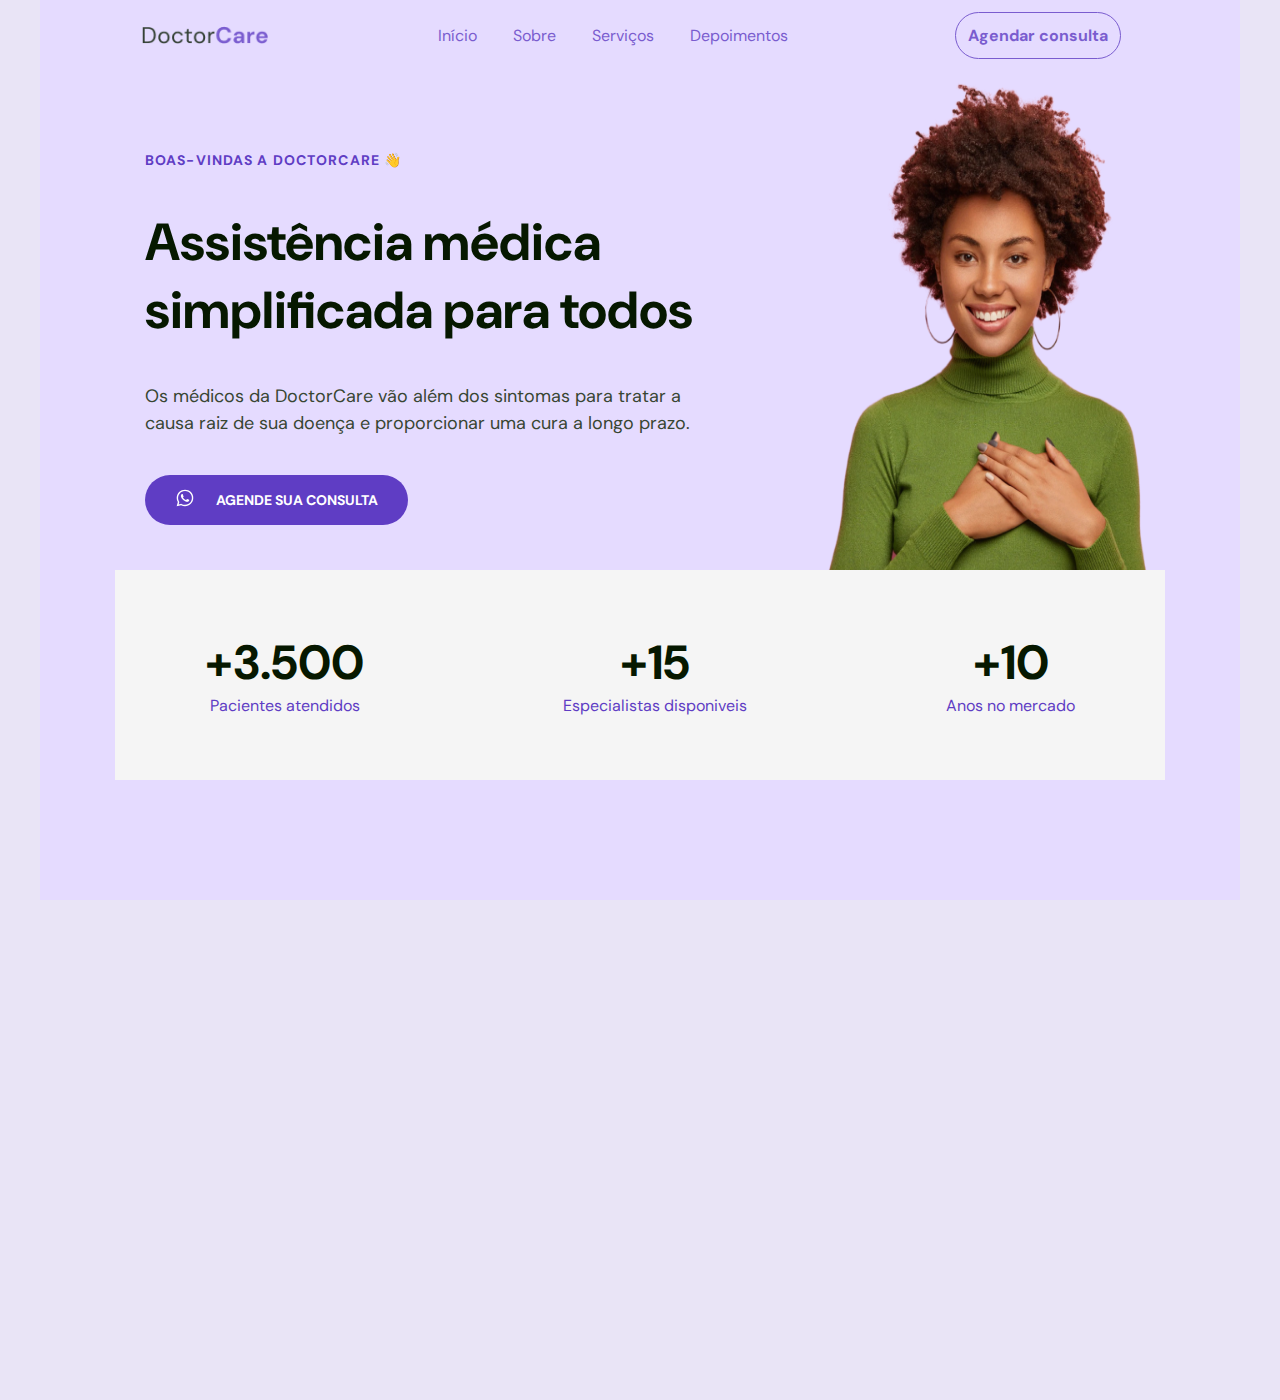
<file: Home/index.html>
<!DOCTYPE html>
<html lang="pt-br">
  <head>
    <meta charset="UTF-8" />
    <meta http-equiv="X-UA-Compatible" content="IE=edge" />
    <meta name="viewport" content="width=device-width, initial-scale=1.0" />

    <link rel="preconnect" href="https://fonts.googleapis.com" />
    <link rel="preconnect" href="https://fonts.gstatic.com" crossorigin />
    <link
      href="https://fonts.googleapis.com/css2?family=DM+Sans:wght@400;500;700&family=Poppins:ital,wght@0,400;0,500;1,300&display=swap"
      rel="stylesheet"
    />

    <link rel="stylesheet" href="styles.css" />
    <link rel="stylesheet" href="./containers/section-one/styles.css" />

    <title>Projeto-6</title>
  </head>

  <body onload="onLoadBody()">
    <div id="container-section-one"></div>

    <script src="./script.js"></script>
  </body>
</html>
</file>
<file: Home/styles.css>
:root {
  --green-primary: #1426c3;
  --green-secondary: #1938d1;
  --max-width: 1200px;
}

* {
  padding: 0;
  margin: 0;
  box-sizing: border-box;
}
</file>
<file: Home/containers/section-one/styles.css>
.section-one {
  width: 100%;

  height: 1400px;

  position: relative;

  display: flex;
  justify-content: center;
  text-align: center;

  background-color: #e9e4f6;
}

.section-one .pag-secion-one {
  width: 100%;
  max-width: var(--max-width);

  display: flex;
  justify-content: center;

  height: 100vh;

  background: #e5dbff;
}

.section-one .pag-secion-one .hedear-one .herder-logo-one {
  width: 130px;
  height: 18px;

  margin-left: 100px;

  display: flex;
  justify-content: center;

  background-color: transparent;
}

.section-one .pag-secion-one .hedear-one {
  width: 100%;
  max-width: var(--max-width);

  position: fixed;
  border-radius: 1px;

  display: flex;
  align-items: center;
  justify-content: space-between;

  height: 70px;

  opacity: 0.8;

  background-color: #e5dbff;
}

.section-one .pag-secion-one .hedear-one .link-header-one {
  width: 350px;
  height: 47px;

  display: flex;
  justify-content: space-between;
  align-items: center;

  font-family: 'DM Sans';
  font-style: normal;
  font-weight: 400;
  font-size: 16px;
  line-height: 21px;

  color: #5f3dc4;

  background-color: transparent;
}

.section-one .pag-secion-one .hedear-one .header-agend-one {
  width: 185px;
  height: 45px;

  margin-right: 100px;

  display: flex;
  align-items: center;
}

.section-one .pag-secion-one .hedear-one .header-agend-one .agend-one {
  font-family: 'DM Sans';
  font-style: normal;
  font-weight: 700;
  font-size: 16px;
  line-height: 21px;

  border: 1px solid #5f3dc4;
  border-radius: 40px;

  padding: 12px;

  color: #5f3dc4;

  cursor: pointer;
}

.section-one .pag-secion-one .logo-home-one {
  width: 1200px;
  height: 550px;

  margin-top: 80px;

  display: flex;
  justify-content: flex-start;
  align-items: flex-start;

  flex-direction: row-reverse;
  background-color: transparent
}

.section-one .pag-secion-one .logo-home-one .home-one {
  width: 650px;
  height: 415px;

  display: flex;
  justify-content: space-between;
  flex-direction: column;
  align-items: flex-start;

  margin-top: 70px;
  margin-right: 5px;

  background-color: transparent
}

.section-one .pag-secion-one .logo-home-one .home-one .boas-home-one {
  font-family: 'DM Sans';
  font-style: normal;
  font-weight: 700;
  font-size: 14px;
  line-height: 150%;

  letter-spacing: 0.08em;

  color: #5f3dc4;
}

.section-one .pag-secion-one .logo-home-one .home-one .home-a-home-one {
  display: flex;
  text-align: start;

  background-color:transparent
}

.section-one
  .pag-secion-one
  .logo-home-one
  .home-one
  .home-a-home-one
  .a-home-one {
  font-family: 'DM Sans';
  font-style: normal;
  font-weight: 700;
  font-size: 52px;
  line-height: 130%;

  color: #061800;
}

.section-one .pag-secion-one .logo-home-one .home-one .medic-home-one1 {
  width: 585px;
  height: 54px;

  display: flex;
  text-align: start;

  background-color: transparent
}

.section-one
  .pag-secion-one
  .logo-home-one
  .home-one
  .medic-home-one1
  .medic-home-one {
  font-family: 'DM Sans';
  font-style: normal;
  font-weight: 400;
  font-size: 18px;
  line-height: 150%;

  color: #384633;
}

.section-one .pag-secion-one .logo-home-one .home-one .button-home-one1 {
  width: 263px;
  height: 50px;

  background:  #5F3DC4;
  border-radius: 40px;

  margin-bottom: 40px;

  display: flex;
  justify-content: space-between;
  align-items: center;
}

.section-one
  .pag-secion-one
  .logo-home-one
  .home-one
  .button-home-one1
  .button-home-one {
  font-family: 'DM Sans';
  font-style: normal;
  font-weight: 700;
  font-size: 14px;
  line-height: 18px;
  text-transform: uppercase;

  margin-right: 30px;

  color: #ffffff;

  background: transparent;
  border-radius: 40px;
  border: 0px;
}

.section-one
  .pag-secion-one
  .logo-home-one
  .home-one
  .button-home-one1
  .whats-home-one {
  margin-left: 30px;
  background-color: transparent
}

.section-one .pag-secion-one .logo-home-one .img-home-one {
  width: 370px;
  height: 500px;

  margin-right: 70px;

  background-color: transparent
}

.section-one .pag-secion-one .logo-home-one .img-home-one img {
  width: 350px;
  height: 530px;

  background-color: transparent;
}

.porc-logo-one {
  width: 1050px;

  height: 210px;

  position: absolute;

  display: flex;
  justify-content: space-between;
  align-items: center;

  background-color: whitesmoke;

  margin-top: 570px;

  font-family: 'DM Sans';
  font-style: normal;
  font-weight: 400;
  font-size: 16px;
  line-height: 150%;

  color: #5f3dc4;
}

.porc-logo-one .title-one1,
.title-one2,
.title-one3 {
  font-family: 'DM Sans';
  font-style: normal;
  font-weight: 700;
  font-size: 48px;
  line-height: 130%;

  color: #061800;
}
.porc-logo-one .title1-logo-one,
.title2-logo-one,
.title3-logo-one {

padding: 90px;
}
</file>
